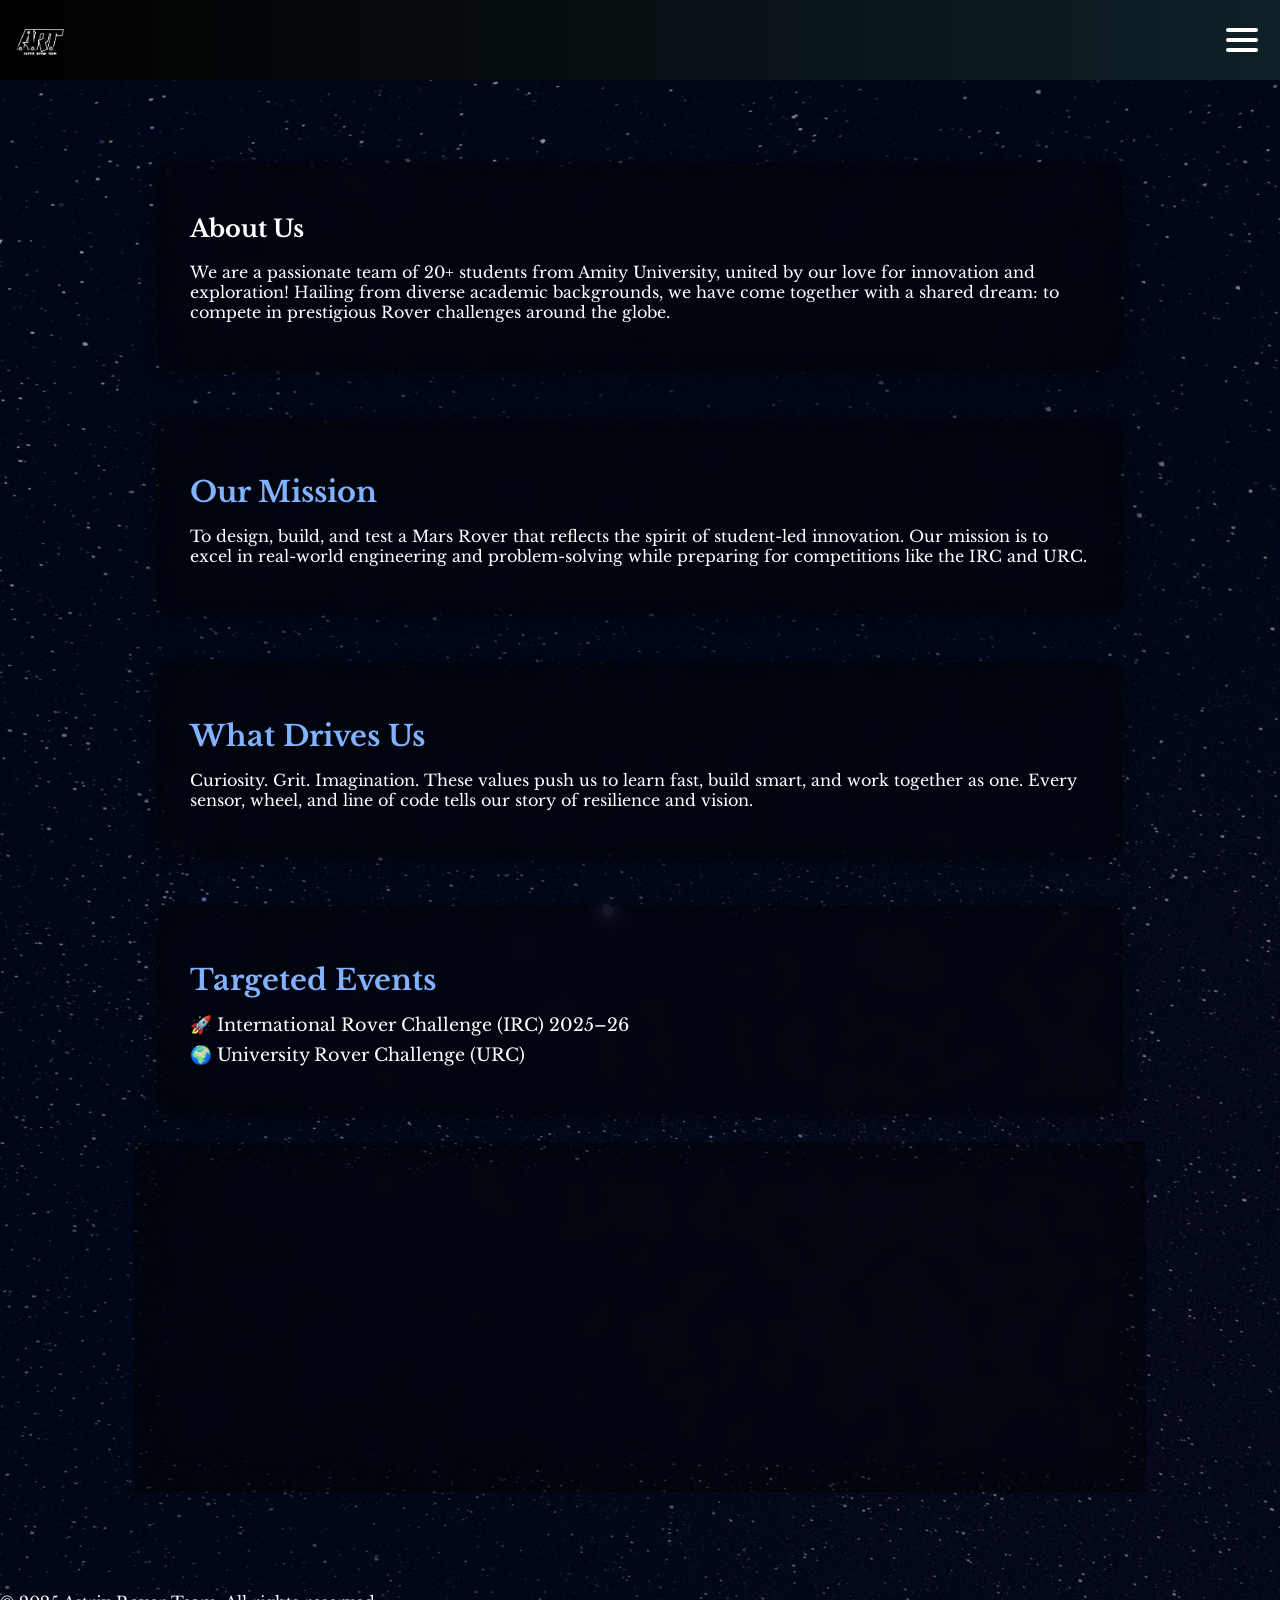
<file: pages/about_us.html>
<!DOCTYPE html>
<html lang="en">
  <head>
    <meta charset="UTF-8" />
    <meta name="viewport" content="width=device-width, initial-scale=1.0" />

    <title>About Us</title>

    <link rel="stylesheet" href="../styles/shared/header.css" />
    <link rel="stylesheet" href="../styles/about_us.css" />
  </head>
  <body class="body">
    <!-- header of the Page -->
    <header class="header">
      <!-- Left Navigation -->
      <a href="../index.html" class="left-nav">
        <img src="../assets/logo.jpg" class="logo" />
        <!-- <div class="logo-name">Astrix Rover</div> -->
      </a>

      <!-- Right Navigation -->
      <div class="right-nav" id="js-right-nav">
        <img
          src="../assets/icons/menu.png"
          class="menu-icon"
          id="js-menu-icon"
        />

        <!-- Toggle Element -->
        <div class="menu-list" id="js-menu-list">
          <div class="menu-item-div">
            <a href="../index.html" class="menu-item-text">Home</a>
          </div>
          <div class="menu-item-div">
            <a href="about_us.html" class="menu-item-text">About Us</a>
          </div>
          <div class="menu-item-div">
            <a href="the_rover.html" class="menu-item-text">Rover</a>
          </div>
          <div class="menu-item-div">
            <a href="team.html" class="menu-item-text">Team</a>
          </div>
          <div class="menu-item-div">
            <a href="timeline.html" class="menu-item-text">Timeline</a>
          </div>
          <div class="menu-item-div">
            <a href="support_us.html" class="menu-item-text">Support Us</a>
          </div>
        </div>
      </div>
    </header>

    <main class="about-main">
      <section class="about-hero animate">
        <div class="container">
          <h1>About Us</h1>
          <p>
            We are a passionate team of 20+ students from Amity University,
            united by our love for innovation and exploration! Hailing from
            diverse academic backgrounds, we have come together with a shared
            dream: to compete in prestigious Rover challenges around the globe.
          </p>
        </div>
      </section>

      <section class="about-section animate">
        <div class="container">
          <h2>Our Mission</h2>
          <p>
            To design, build, and test a Mars Rover that reflects the spirit of
            student-led innovation. Our mission is to excel in real-world
            engineering and problem-solving while preparing for competitions
            like the IRC and URC.
          </p>
        </div>
      </section>

      <section class="about-section animate">
        <div class="container">
          <h2>What Drives Us</h2>
          <p>
            Curiosity. Grit. Imagination. These values push us to learn fast,
            build smart, and work together as one. Every sensor, wheel, and line
            of code tells our story of resilience and vision.
          </p>
        </div>
      </section>

      <section class="about-events animate">
        <div class="container">
          <h2>Targeted Events</h2>
          <ul>
            <li>🚀 International Rover Challenge (IRC) 2025–26</li>
            <li>🌍 University Rover Challenge (URC)</li>
          </ul>
        </div>
      </section>

      <section class="about-images animate">
        <div class="container">
          <h2>Our Journey</h2>
          <div class="image-gallery">
            <div class="img-placeholder">[Team Photo]</div>
            <div class="img-placeholder">[Workshop]</div>
            <div class="img-placeholder">[Design Process]</div>
          </div>
        </div>
      </section>
    </main>

    <footer>
      <div class="container">
        <p>© 2025 Astrix Rover Team. All rights reserved.</p>
      </div>
    </footer>

    <script>
      // Basic scroll animation
      const animatedSections = document.querySelectorAll(".animate");
      const observer = new IntersectionObserver(
        (entries) => {
          entries.forEach((entry) => {
            if (entry.isIntersecting) {
              entry.target.classList.add("in-view");
            }
          });
        },
        { threshold: 0.1 }
      );

      animatedSections.forEach((section) => observer.observe(section));
    </script>

    <script type="module" src="../scripts/shared/heading.js"></script>
  </body>
</html>
</file>
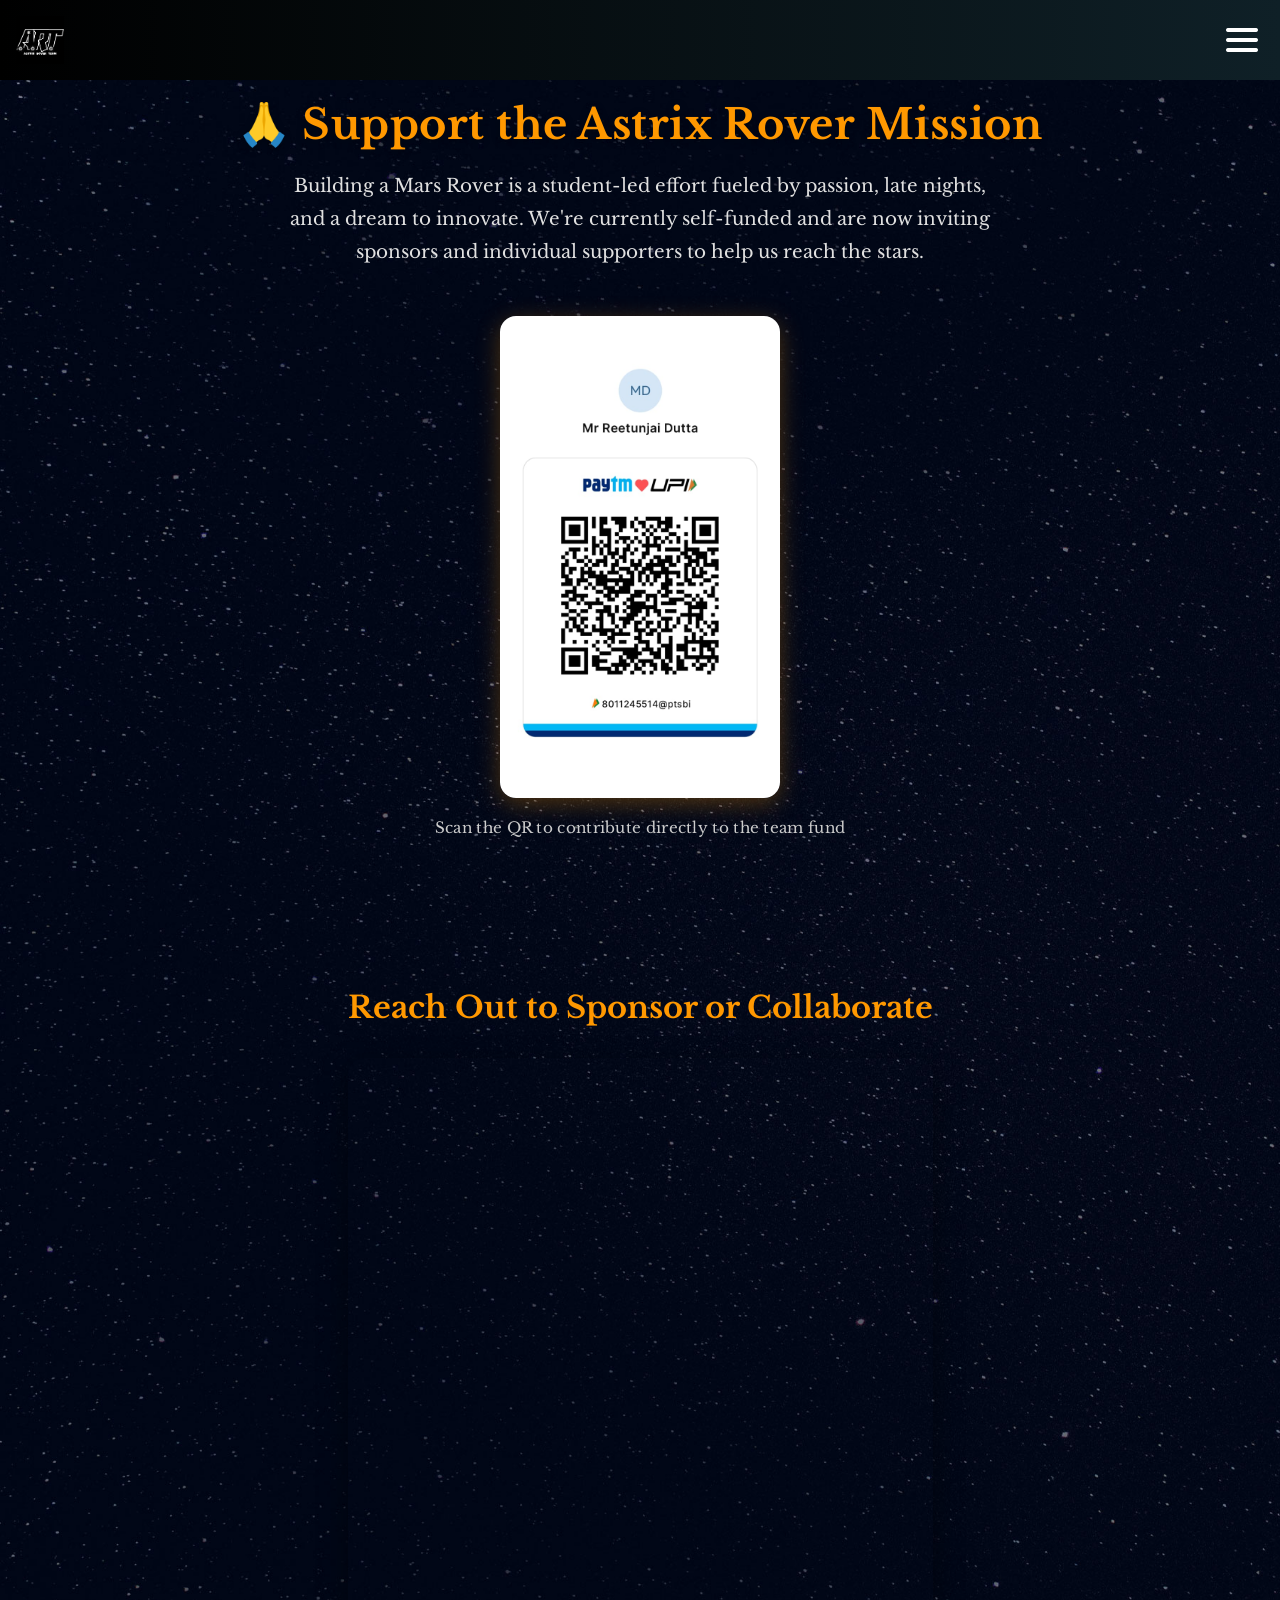
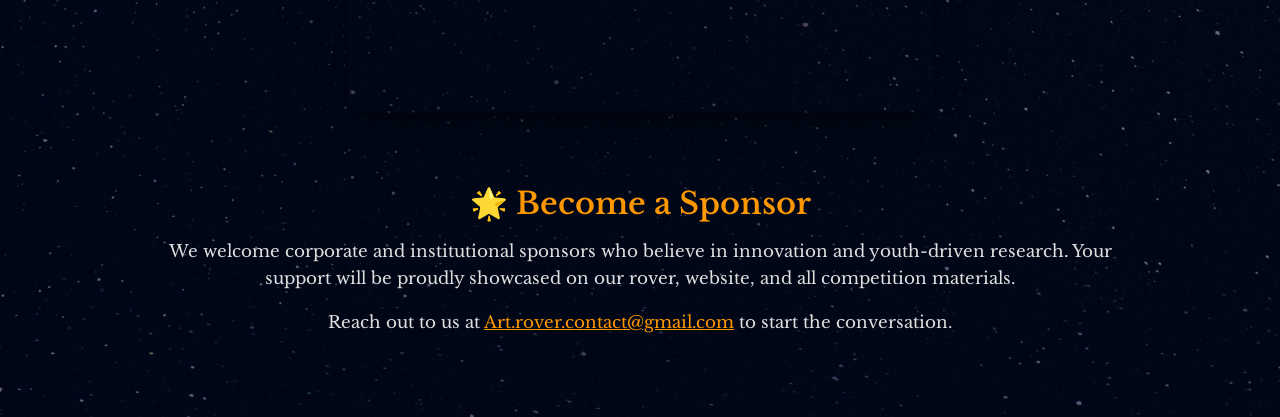
<file: pages/support_us.html>
<!DOCTYPE html>
<html lang="en">
  <head>
    <meta charset="UTF-8" />
    <meta name="viewport" content="width=device-width, initial-scale=1.0" />

    <title>Support Us</title>

    <link rel="stylesheet" href="../styles/shared/header.css" />
    <link rel="stylesheet" href="../styles/support_us.css" />
  </head>
  <body class="body">
    <!-- header of the Page -->
    <header class="header">
      <!-- Left Navigation -->
      <a href="../index.html" class="left-nav">
        <img src="../assets/logo.jpg" class="logo" />
        <!-- <div class="logo-name">Astrix Rover</div> -->
      </a>

      <!-- Right Navigation -->
      <div class="right-nav" id="js-right-nav">
        <img
          src="../assets/icons/menu.png"
          class="menu-icon"
          id="js-menu-icon"
        />

        <!-- Toggle Element -->
        <div class="menu-list" id="js-menu-list">
          <div class="menu-item-div">
            <a href="../index.html" class="menu-item-text">Home</a>
          </div>
          <div class="menu-item-div">
            <a href="about_us.html" class="menu-item-text">About Us</a>
          </div>
          <div class="menu-item-div">
            <a href="the_rover.html" class="menu-item-text">Rover</a>
          </div>
          <div class="menu-item-div">
            <a href="team.html" class="menu-item-text">Team</a>
          </div>
          <div class="menu-item-div">
            <a href="timeline.html" class="menu-item-text">Timeline</a>
          </div>
          <div class="menu-item-div">
            <a href="support_us.html" class="menu-item-text">Support Us</a>
          </div>
        </div>
      </div>
    </header>

    <section class="support-section">
      <h1>🙏 Support the Astrix Rover Mission</h1>
      <p class="support-text animate">
        Building a Mars Rover is a student-led effort fueled by passion, late
        nights, and a dream to innovate. We're currently self-funded and are now
        inviting sponsors and individual supporters to help us reach the stars.
      </p>

      <div class="support-content">
        <!-- QR Code Image -->
        <div class="qr-container animate">
          <img src="../assets/QR.jpg" alt="Support QR Code" class="qr-img" />
          <p class="qr-caption">
            Scan the QR to contribute directly to the team fund
          </p>
        </div>
        <!-- Contact Form Section (Google Form Embed) -->
<section class="google-form-section animate">
  <h2>Reach Out to Sponsor or Collaborate</h2>
  <div class="form-container">
    <iframe 
      src="https://docs.google.com/forms/d/e/1FAIpQLSePMC9zAEi8rLtdSDCmlEC9EaHOzlr9bc9pHuSibd1-ScNGvw/viewform?usp=dialog" 
      width="100%" height="650" frameborder="0" marginheight="0" marginwidth="0" 
      allowfullscreen loading="lazy"
    >Loading…</iframe>
  </div>
</section>


        <!-- Sponsor Invitation -->
        <div class="sponsor-info animate">
          <h2>🌟 Become a Sponsor</h2>
          <p>
            We welcome corporate and institutional sponsors who believe in
            innovation and youth-driven research. Your support will be proudly
            showcased on our rover, website, and all competition materials.
          </p>
          <p>
            Reach out to us at
            <a href="mailto:Art.rover.contact@gmail.com"
              >Art.rover.contact@gmail.com</a
            >
            to start the conversation.
          </p>
        </div>
      </div>
    </section>

    <script>
      window.addEventListener("DOMContentLoaded", () => {
        const observer = new IntersectionObserver(
          (entries) => {
            entries.forEach((entry) => {
              if (entry.isIntersecting) {
                entry.target.classList.add("in-view");
                observer.unobserve(entry.target);
              }
            });
          },
          { threshold: 0.1 }
        );

        document
          .querySelectorAll(".animate")
          .forEach((el) => observer.observe(el));
      });
    </script>

    <script type="module" src="../scripts/shared/heading.js"></script>
  </body>
</html>
</file>
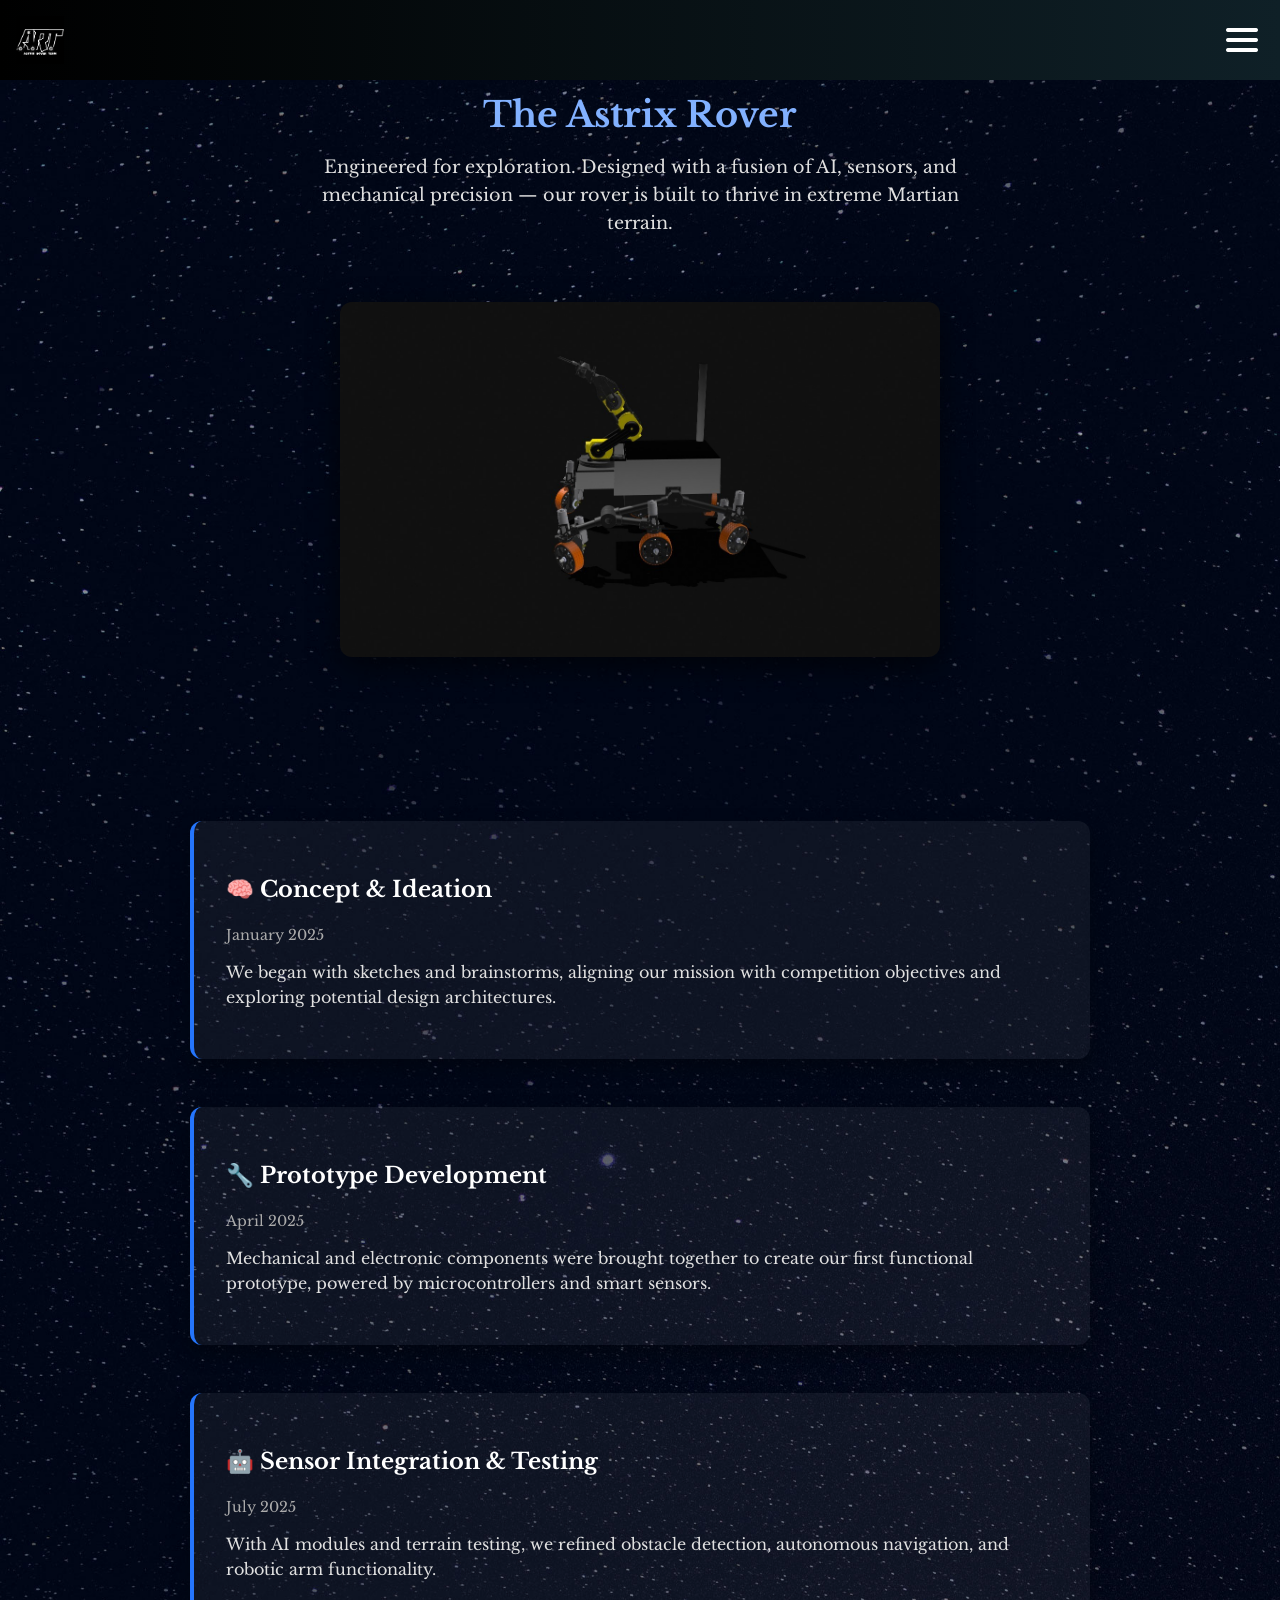
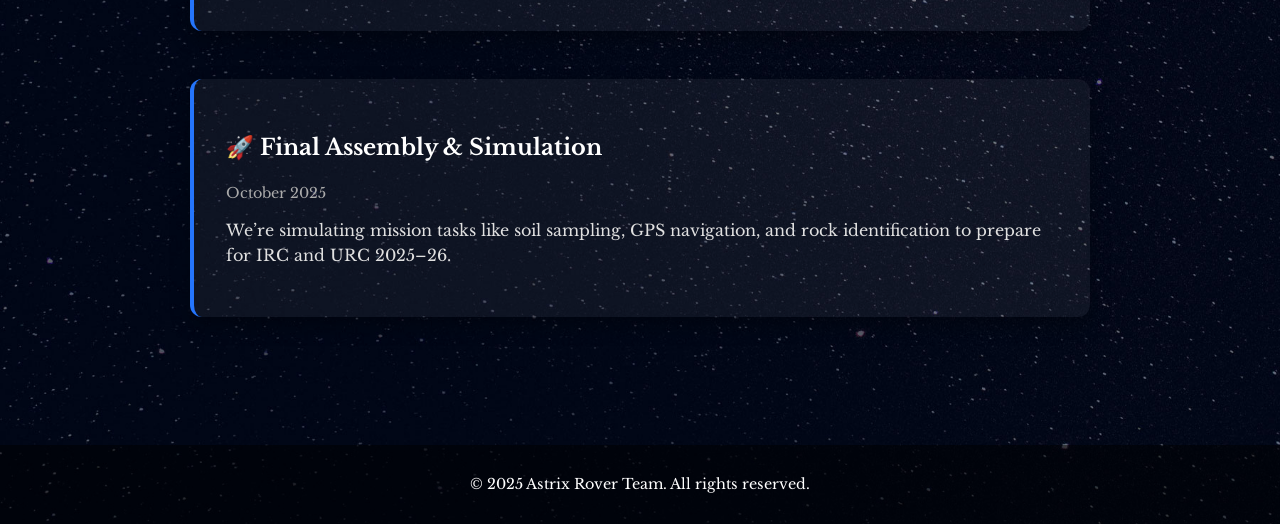
<file: pages/the_rover.html>
<!DOCTYPE html>
<html lang="en">
  <head>
    <meta charset="UTF-8" />
    <meta name="viewport" content="width=device-width, initial-scale=1.0" />

    <title>Rover</title>

    <link rel="stylesheet" href="../styles/shared/header.css" />
    <link rel="stylesheet" href="../styles/rover.css" />
  </head>
  <body class="body">
    <!-- header of the Page -->
    <header class="header">
      <!-- Left Navigation -->
      <a href="../index.html" class="left-nav">
        <img src="../assets/logo.jpg" class="logo" />
        <!-- <div class="logo-name">Astrix Rover</div> -->
      </a>

      <!-- Right Navigation -->
      <div class="right-nav" id="js-right-nav">
        <img
          src="../assets/icons/menu.png"
          class="menu-icon"
          id="js-menu-icon"
        />

        <!-- Toggle Element -->
        <div class="menu-list" id="js-menu-list">
          <div class="menu-item-div">
            <a href="../index.html" class="menu-item-text">Home</a>
          </div>
          <div class="menu-item-div">
            <a href="about_us.html" class="menu-item-text">About Us</a>
          </div>
          <div class="menu-item-div">
            <a href="the_rover.html" class="menu-item-text">Rover</a>
          </div>
          <div class="menu-item-div">
            <a href="team.html" class="menu-item-text">Team</a>
          </div>
          <div class="menu-item-div">
            <a href="timeline.html" class="menu-item-text">Timeline</a>
          </div>
          <div class="menu-item-div">
            <a href="support_us.html" class="menu-item-text">Support Us</a>
          </div>
        </div>
      </div>
    </header>

    <!-- Rover Section -->
    <section class="rover-section">
      <h1>The Astrix Rover</h1>
      <p>
        Engineered for exploration. Designed with a fusion of AI, sensors, and
        mechanical precision — our rover is built to thrive in extreme Martian
        terrain.
      </p>
      <img
        src="../assets/rover1.jpg"
        alt="Astrix Rover Image"
        class="rover-img"
      />
    </section>

    <!-- Rover Timeline -->
    <section class="rover-timeline">
      <div class="rover-timeline-item animate">
        <h3>🧠 Concept & Ideation</h3>
        <span class="timeline-date">January 2025</span>
        <p>
          We began with sketches and brainstorms, aligning our mission with
          competition objectives and exploring potential design architectures.
        </p>
      </div>

      <div class="rover-timeline-item animate">
        <h3>🔧 Prototype Development</h3>
        <span class="timeline-date">April 2025</span>
        <p>
          Mechanical and electronic components were brought together to create
          our first functional prototype, powered by microcontrollers and smart
          sensors.
        </p>
      </div>

      <div class="rover-timeline-item animate">
        <h3>🤖 Sensor Integration & Testing</h3>
        <span class="timeline-date">July 2025</span>
        <p>
          With AI modules and terrain testing, we refined obstacle detection,
          autonomous navigation, and robotic arm functionality.
        </p>
      </div>

      <div class="rover-timeline-item animate">
        <h3>🚀 Final Assembly & Simulation</h3>
        <span class="timeline-date">October 2025</span>
        <p>
          We’re simulating mission tasks like soil sampling, GPS navigation, and
          rock identification to prepare for IRC and URC 2025–26.
        </p>
      </div>
    </section>

    <!-- Footer -->
    <footer>
      <p>© 2025 Astrix Rover Team. All rights reserved.</p>
    </footer>

    <!-- Scroll Animation Script -->
    <script>
      window.addEventListener("DOMContentLoaded", () => {
        const observer = new IntersectionObserver(
          (entries) => {
            entries.forEach((entry) => {
              if (entry.isIntersecting) {
                entry.target.classList.add("in-view");
                observer.unobserve(entry.target);
              }
            });
          },
          { threshold: 0.1 }
        );

        document
          .querySelectorAll(".animate")
          .forEach((el) => observer.observe(el));
      });
    </script>

    <script type="module" src="../scripts/shared/heading.js"></script>
  </body>
</html>
</file>
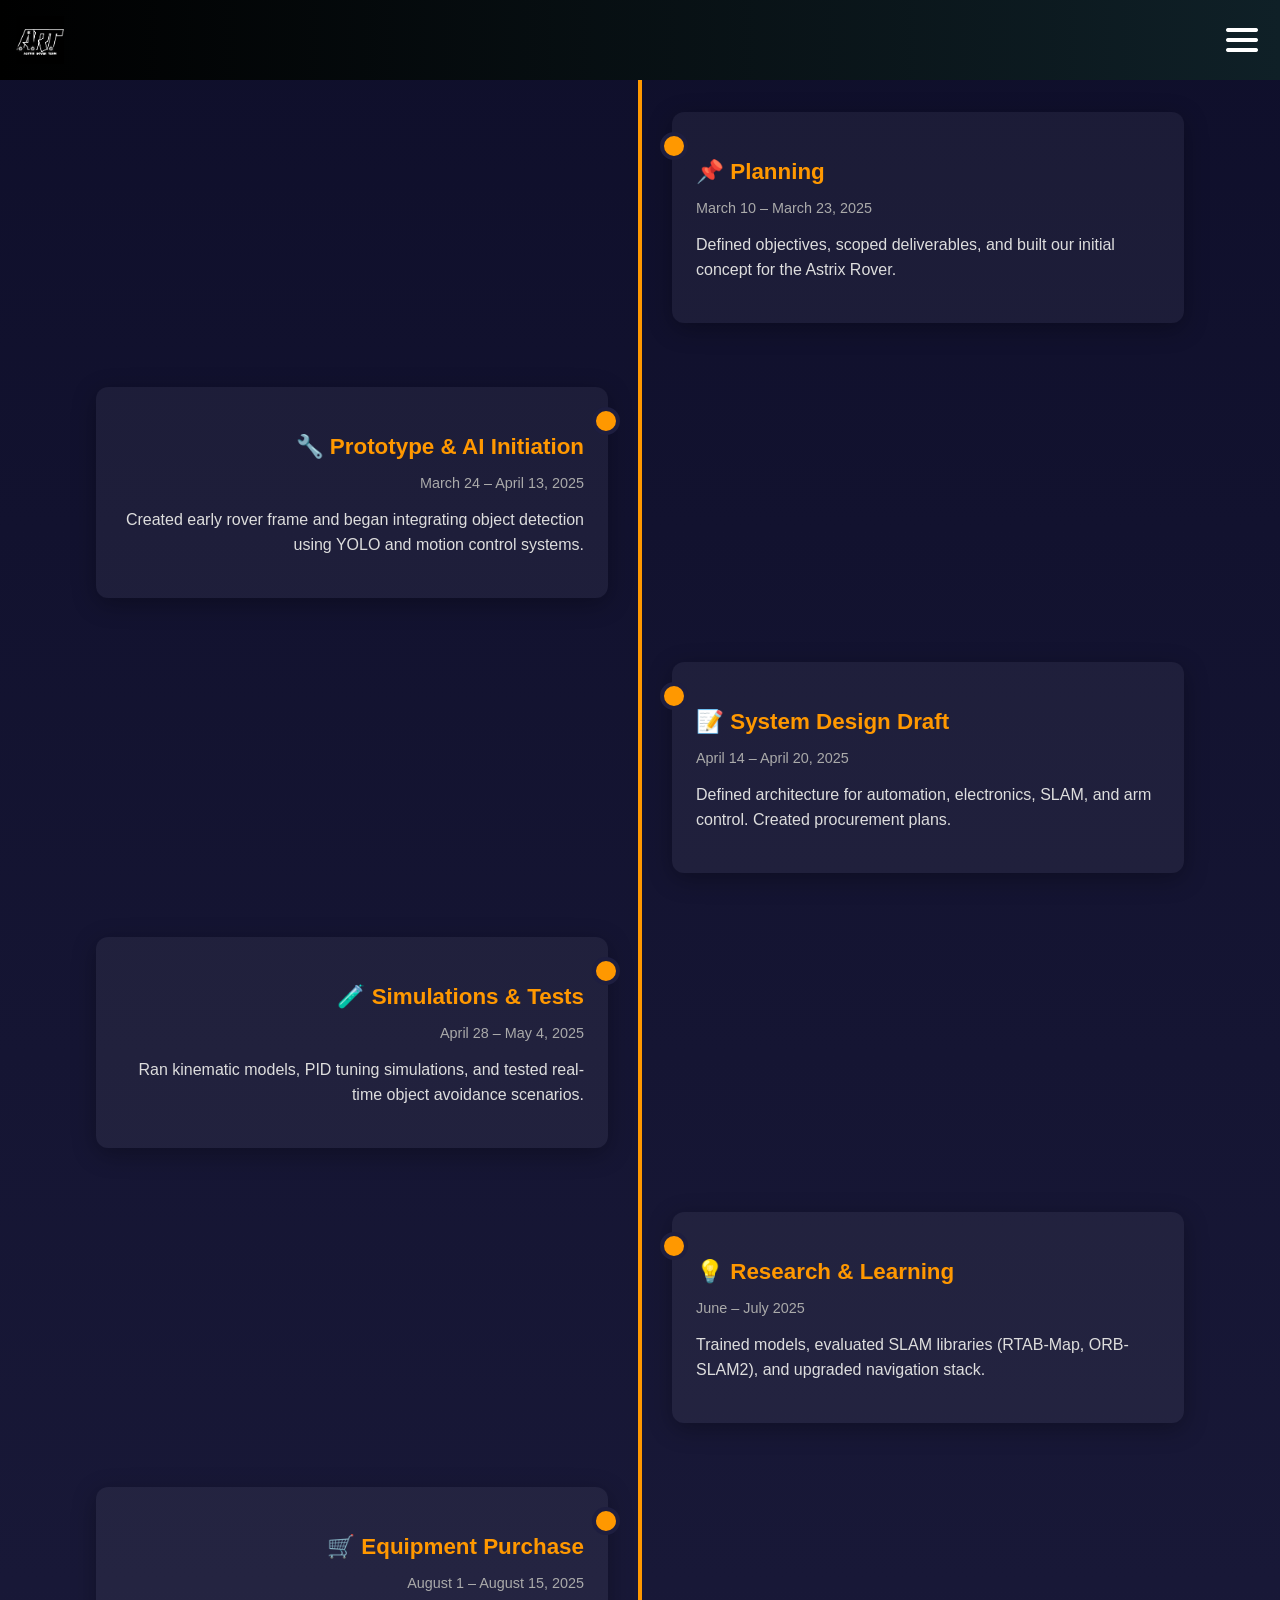
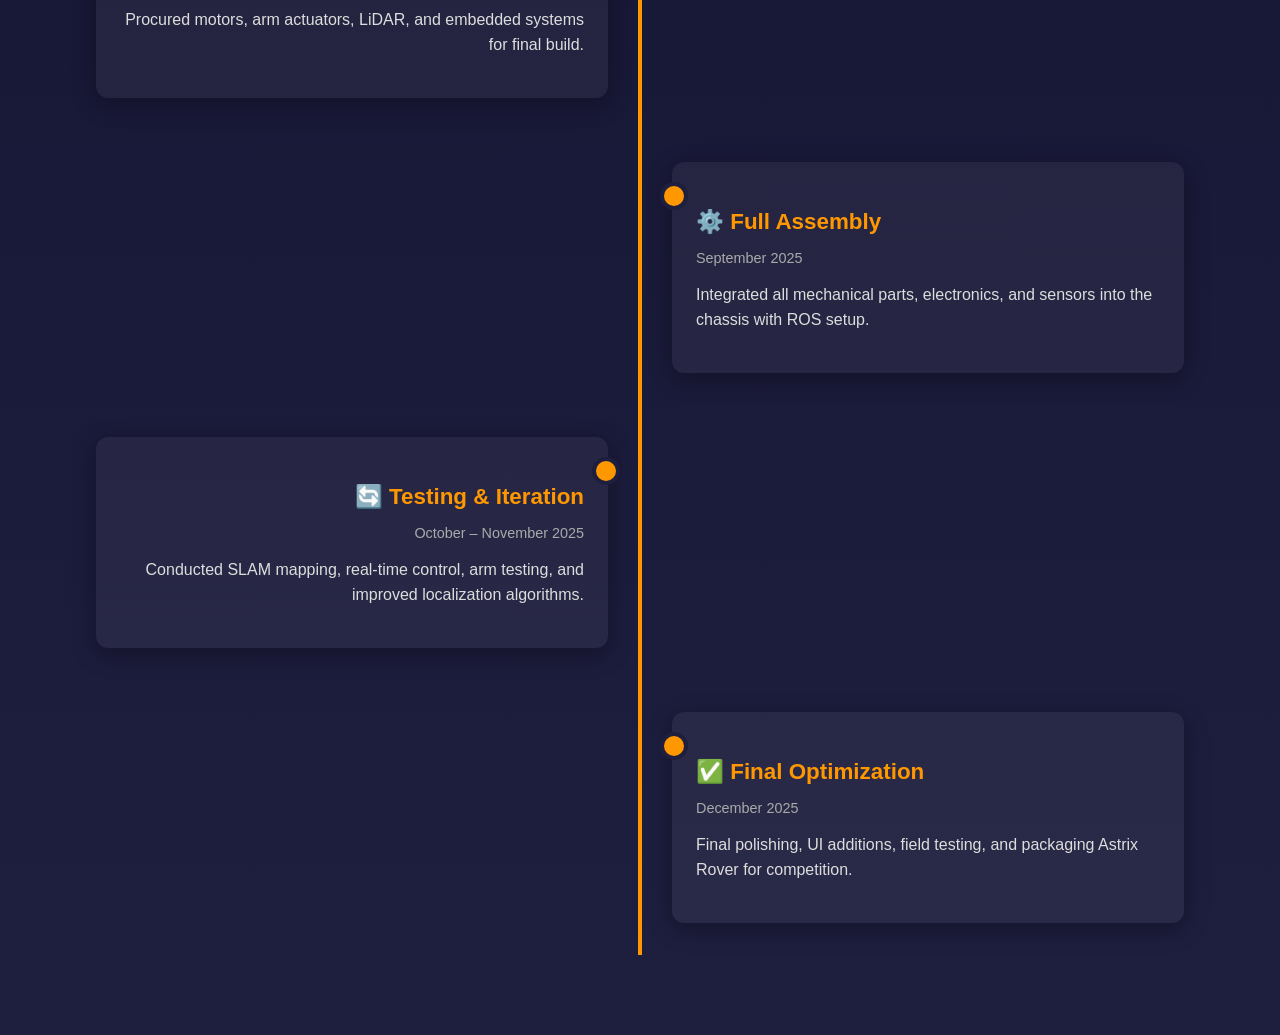
<file: pages/timeline.html>
<!DOCTYPE html>
<html lang="en">
  <head>
    <meta charset="UTF-8" />
    <meta name="viewport" content="width=device-width, initial-scale=1.0" />
    <title>Astrix Rover - Project Timeline</title>
    <link rel="stylesheet" href="../styles/shared/header.css" />
    <style>
      body {
        font-family: 'Poppins', sans-serif;
        background: linear-gradient(to bottom, #0f0f2b, #1e1e3f);
        color: #f0f0f0;
        margin: 0;
        padding: 0;
      }

      .timeline-container {
        width: 90%;
        max-width: 1200px;
        margin: 5rem auto;
        position: relative;
      }

      .timeline-line {
        position: absolute;
        left: 50%;
        top: 0;
        transform: translateX(-50%);
        width: 4px;
        height: 100%;
        background: #ff9800;
      }

      .timeline-item {
        position: relative;
        width: 50%;
        padding: 2rem;
        box-sizing: border-box;
      }

      .timeline-item:nth-child(odd) {
        left: 0;
        text-align: right;
      }

      .timeline-item:nth-child(even) {
        left: 50%;
      }

      .timeline-content {
        background: rgba(255, 255, 255, 0.05);
        padding: 1.5rem;
        border-radius: 12px;
        position: relative;
        box-shadow: 0 6px 24px rgba(0, 0, 0, 0.3);
      }

      .timeline-item:nth-child(odd) .timeline-content::after {
        content: '';
        position: absolute;
        top: 20px;
        right: -12px;
        width: 20px;
        height: 20px;
        background: #ff9800;
        border-radius: 50%;
        border: 4px solid #1e1e3f;
      }

      .timeline-item:nth-child(even) .timeline-content::after {
        content: '';
        position: absolute;
        top: 20px;
        left: -12px;
        width: 20px;
        height: 20px;
        background: #ff9800;
        border-radius: 50%;
        border: 4px solid #1e1e3f;
      }

      .timeline-title {
        font-size: 1.4rem;
        color: #ff9800;
        margin-bottom: 0.3rem;
      }

      .timeline-date {
        font-size: 0.9rem;
        color: #aaa;
        margin-bottom: 1rem;
      }

      .timeline-desc {
        font-size: 1rem;
        color: #ddd;
        line-height: 1.6;
      }

      @media (max-width: 768px) {
        .timeline-line {
          left: 20px;
        }

        .timeline-item,
        .timeline-item:nth-child(even),
        .timeline-item:nth-child(odd) {
          left: 0;
          width: 100%;
          text-align: left;
        }

        .timeline-item .timeline-content::after {
          left: -12px !important;
          right: auto !important;
        }
      }
    </style>
  </head>
  <body>
    <header class="header">
      <a href="../index.html" class="left-nav">
        <img src="../assets/logo.jpg" class="logo" alt="Astrix Logo" />
      </a>
      <div class="right-nav" id="js-right-nav">
        <img
          src="../assets/icons/menu.png"
          class="menu-icon"
          id="js-menu-icon"
          alt="Menu Icon"
        />
        <div class="menu-list" id="js-menu-list">
          <div class="menu-item-div">
            <a href="../index.html" class="menu-item-text">Home</a>
          </div>
          <div class="menu-item-div">
            <a href="about_us.html" class="menu-item-text">About Us</a>
          </div>
          <div class="menu-item-div">
            <a href="the_rover.html" class="menu-item-text">Rover</a>
          </div>
          <div class="menu-item-div">
            <a href="team.html" class="menu-item-text">Team</a>
          </div>
          <div class="menu-item-div">
            <a href="timeline.html" class="menu-item-text">Timeline</a>
          </div>
          <div class="menu-item-div">
            <a href="support_us.html" class="menu-item-text">Support Us</a>
          </div>
        </div>
      </div>
    </header>

    <section class="timeline-container">
      <div class="timeline-line"></div>

      <div class="timeline-item">
        <div class="timeline-content">
          <h3 class="timeline-title">📌 Planning</h3>
          <p class="timeline-date">March 10 – March 23, 2025</p>
          <p class="timeline-desc">
            Defined objectives, scoped deliverables, and built our initial concept for the Astrix Rover.
          </p>
        </div>
      </div>

      <div class="timeline-item">
        <div class="timeline-content">
          <h3 class="timeline-title">🔧 Prototype & AI Initiation</h3>
          <p class="timeline-date">March 24 – April 13, 2025</p>
          <p class="timeline-desc">
            Created early rover frame and began integrating object detection using YOLO and motion control systems.
          </p>
        </div>
      </div>

      <div class="timeline-item">
        <div class="timeline-content">
          <h3 class="timeline-title">📝 System Design Draft</h3>
          <p class="timeline-date">April 14 – April 20, 2025</p>
          <p class="timeline-desc">
            Defined architecture for automation, electronics, SLAM, and arm control. Created procurement plans.
          </p>
        </div>
      </div>

      <div class="timeline-item">
        <div class="timeline-content">
          <h3 class="timeline-title">🧪 Simulations & Tests</h3>
          <p class="timeline-date">April 28 – May 4, 2025</p>
          <p class="timeline-desc">
            Ran kinematic models, PID tuning simulations, and tested real-time object avoidance scenarios.
          </p>
        </div>
      </div>

      <div class="timeline-item">
        <div class="timeline-content">
          <h3 class="timeline-title">💡 Research & Learning</h3>
          <p class="timeline-date">June – July 2025</p>
          <p class="timeline-desc">
            Trained models, evaluated SLAM libraries (RTAB-Map, ORB-SLAM2), and upgraded navigation stack.
          </p>
        </div>
      </div>

      <div class="timeline-item">
        <div class="timeline-content">
          <h3 class="timeline-title">🛒 Equipment Purchase</h3>
          <p class="timeline-date">August 1 – August 15, 2025</p>
          <p class="timeline-desc">
            Procured motors, arm actuators, LiDAR, and embedded systems for final build.
          </p>
        </div>
      </div>

      <div class="timeline-item">
        <div class="timeline-content">
          <h3 class="timeline-title">⚙️ Full Assembly</h3>
          <p class="timeline-date">September 2025</p>
          <p class="timeline-desc">
            Integrated all mechanical parts, electronics, and sensors into the chassis with ROS setup.
          </p>
        </div>
      </div>

      <div class="timeline-item">
        <div class="timeline-content">
          <h3 class="timeline-title">🔄 Testing & Iteration</h3>
          <p class="timeline-date">October – November 2025</p>
          <p class="timeline-desc">
            Conducted SLAM mapping, real-time control, arm testing, and improved localization algorithms.
          </p>
        </div>
      </div>

      <div class="timeline-item">
        <div class="timeline-content">
          <h3 class="timeline-title">✅ Final Optimization</h3>
          <p class="timeline-date">December 2025</p>
          <p class="timeline-desc">
            Final polishing, UI additions, field testing, and packaging Astrix Rover for competition.
          </p>
        </div>
      </div>
    </section>

    <script type="module" src="../scripts/shared/heading.js"></script>
  </body>
</html>
</file>
<file: styles/shared/header.css>
@import url("https://fonts.googleapis.com/css2?family=Libre+Baskerville:ital,wght@0,400;0,700;1,400&family=Odibee+Sans&display=swap");

html,
body {
  scroll-behavior: smooth;
}

.body {
  padding: 0;
  margin: 0;

  font-family: "Libre Baskerville", sans-serif;

  cursor: default;
}

main {
  margin-top: 3.1rem;
}

button {
  border: none;
  cursor: pointer;
}

a {
  text-decoration: none;
}

.header {
  display: flex;
  flex-direction: row;
  justify-content: space-between;
  align-items: center;

  background: linear-gradient(to right, #000000, #0f2027);
  color: white;
  padding: 1rem;
  height: 3rem;

  position: fixed;
  top: 0;
  left: 0;
  right: 0;
  z-index: 1000;
}

/* Left Navigation Bar */
.left-nav {
  display: flex;
  flex-direction: row;
  justify-content: center;
  align-items: center;

  height: 100%;
  cursor: pointer;
}

.logo {
  height: 100%;
  color: white;

  object-fit: fill;
  object-position: center;

  zoom: 1;
}

.logo-name {
  font-size: 1.3rem;
  font-weight: 700;

  margin-left: 5px;
}

/* Rigth Navigation Bar */
/* Right Navigation Container */
.right-nav {
  display: flex;
  justify-content: center;
  align-items: center;
  position: relative;
  padding: 0.4rem;
  cursor: pointer;
}

/* Menu Icon Styling */
.menu-icon {
  width: 2rem;
  height: 2rem;
  object-fit: contain;
  transition: transform 0.3s ease;
}

/* Menu Dropdown Panel */
.menu-list {
  display: none; /* toggled via JS */
  flex-direction: column;
  background-color: rgba(38, 50, 56, 0.9);
  backdrop-filter: blur(12px);
  padding: 0.5rem 0;
  border-radius: 1rem;
  position: absolute;
  top: 130%;
  right: 0;
  z-index: 10;
  min-width: 160px;
  box-shadow: 0 8px 20px rgba(0, 0, 0, 0.5);
  animation: fadeIn 0.3s ease forwards;
  overflow: hidden;
}

/* Fade in animation */
@keyframes fadeIn {
  from {
    opacity: 0;
    transform: translateY(-10px);
  }
  to {
    opacity: 1;
    transform: translateY(0);
  }
}

/* Each Menu Item Container */
.menu-item-div {
  display: flex;
  align-items: center;
  padding: 0.6rem 1rem;
  border-bottom: 1px solid rgba(255, 255, 255, 0.15);
  transition: background 0.2s ease;
}

/* Remove bottom border from last item */
.menu-item-div:last-child {
  border-bottom: none;
}

/* Hover Style */
.menu-item-div:hover {
  background-color: rgba(130, 177, 255, 0.08);
}

/* Text Style Inside Menu Item */
.menu-item-text {
  color: rgba(255, 255, 255, 0.95);
  font-weight: 600;
  font-size: 1rem;
  text-decoration: none;
  width: 100%;
  transition: color 0.2s ease;
}

/* Highlight link on hover */
.menu-item-div:hover .menu-item-text {
  color: #82b1ff;
}
</file>
<file: styles/about_us.css>
.body {
  background: url("../assets/space_bg.jpg");
  background-position: center center;
  background-size: cover;

  color: white;
}

/* Main layout */
.about-main {
  padding: 4rem 1rem;
}

.about-hero,
.about-section,
.about-events,
.about-images {
  max-width: 900px;
  margin: 3rem auto;
  background-color: rgba(0, 0, 0, 0.4);
  border-radius: 12px;
  padding: 2rem;
  backdrop-filter: blur(10px);
  box-shadow: 0 4px 16px rgba(0, 0, 0, 0.3);
  transition: transform 0.6s ease, opacity 0.6s ease;
  opacity: 0;
  transform: translateY(30px);
}

/* Reveal animation */
.in-view {
  opacity: 1;
  transform: translateY(0);
}

/* Section Headings */
.about-section h2,
.about-events h2,
.about-images h2 {
  font-size: 1.8rem;
  margin-bottom: 1rem;
  color: #82b1ff;
}

/* Events List */
.about-events ul {
  list-style: none;
  padding: 0;
}

.about-events li {
  font-size: 1.1rem;
  margin-bottom: 0.5rem;
}

/* Image Gallery */
.image-gallery {
  display: flex;
  flex-wrap: wrap;
  gap: 1rem;
  justify-content: center;
}

.img-placeholder {
  width: 250px;
  height: 160px;
  background-color: rgba(255, 255, 255, 0.05);
  border: 1px dashed #aaa;
  display: flex;
  align-items: center;
  justify-content: center;
  font-style: italic;
  color: #ccc;
  border-radius: 8px;
}
</file>
<file: styles/support_us.css>
@import url('https://fonts.googleapis.com/css2?family=Poppins:wght@300;400;600;700&display=swap');

/* Base Reset */
body, html {
  margin: 0;
  padding: 0;
  font-family: 'Poppins', sans-serif;
  scroll-behavior: smooth;
  color: #f0f0f0;
  background: linear-gradient(to bottom, #0f0f2b, #1e1e3f);
  background-attachment: fixed;
}

.body {
  background: url("../assets/space_bg.jpg") center center / cover no-repeat;
  background-attachment: fixed;
  color: #f0f0f0;
}

/* Section Layout */
.support-section {
  padding: 4rem 1rem;
  max-width: 1000px;
  margin: auto;
  text-align: center;
  animation: fadeIn 1.5s ease-in-out;
}

/* Headings */
.support-section h1 {
  font-size: 2.6rem;
  font-weight: 700;
  color: #ff9800;
  margin-bottom: 1.2rem;
  letter-spacing: 0.5px;
  text-shadow: 0 2px 8px rgba(0, 0, 0, 0.3);
}

.support-text {
  max-width: 720px;
  margin: 0 auto 3rem;
  font-size: 1.15rem;
  line-height: 1.8;
  color: #e0e0e0;
}

/* Layout */
.support-content {
  display: flex;
  flex-direction: column;
  gap: 3rem;
  align-items: center;
}

/* QR Code Section */
.qr-container {
  text-align: center;
  animation: slideUp 1s ease forwards;
}

.qr-img {
  width: 280px;
  height: auto;
  border-radius: 16px;
  box-shadow: 0 6px 24px rgba(255, 152, 0, 0.3);
  transition: transform 0.4s ease;
}

.qr-img:hover {
  transform: scale(1.05);
}

.qr-caption {
  margin-top: 1rem;
  color: #ccc;
  font-size: 0.95rem;
  letter-spacing: 0.3px;
}

/* Sponsor Info */
.sponsor-info {
  animation: slideUp 1s ease 0.3s forwards;
}

.sponsor-info h2 {
  font-size: 1.9rem;
  font-weight: 600;
  color: #ff9800;
  margin-bottom: 1rem;
}

.sponsor-info p {
  font-size: 1.05rem;
  color: #e0e0e0;
  margin-bottom: 1rem;
  line-height: 1.6;
}

.sponsor-info a {
  color: #ff9800;
  text-decoration: underline;
  transition: color 0.3s ease;
}

.sponsor-info a:hover {
  color: #ffa726;
}

/* Google Form */
.google-form-section {
  margin-top: 4rem;
  text-align: center;
  animation: fadeIn 1.5s ease-in-out;
}

.google-form-section h2 {
  font-size: 1.9rem;
  color: #ff9800;
  margin-bottom: 2rem;
}

.form-container {
  max-width: 800px;
  margin: 0 auto;
  border-radius: 16px;
  overflow: hidden;
  box-shadow: 0 10px 30px rgba(0, 0, 0, 0.4);
  animation: slideUp 1s ease 0.5s forwards;
}

/* CTA Button (optional) */
.support-button {
  margin-top: 2rem;
  background: linear-gradient(135deg, #ff5722, #ff9800);
  padding: 0.75rem 1.5rem;
  border-radius: 12px;
  font-weight: 600;
  color: white;
  font-size: 1rem;
  border: none;
  cursor: pointer;
  transition: all 0.3s ease;
  text-decoration: none;
}

.support-button:hover {
  background: linear-gradient(135deg, #e64a19, #ff6f00);
  transform: translateY(-2px);
}

/* Animations */
@keyframes slideUp {
  0% {
    opacity: 0;
    transform: translateY(30px);
  }
  100% {
    opacity: 1;
    transform: translateY(0);
  }
}

@keyframes fadeIn {
  0% {
    opacity: 0;
  }
  100% {
    opacity: 1;
  }
}

.animate {
  opacity: 0;
  transform: translateY(30px);
  transition: opacity 0.6s ease, transform 0.6s ease;
  visibility: hidden;
}

.in-view {
  opacity: 1;
  transform: translateY(0);
  visibility: visible;
}
</file>
<file: styles/rover.css>
.body {
  background: url("../assets/space_bg.jpg");
  background-position: center center;
  background-size: cover;

  color: white;
}

/* Rover Page Layout */
.rover-section {
  padding: 4rem 1rem;
  text-align: center;
}

.rover-section h1 {
  font-size: 2.2rem;
  margin-bottom: 1rem;
  color: #82b1ff;
}

.rover-section p {
  max-width: 700px;
  margin: 0 auto 2rem;
  font-size: 1.1rem;
  line-height: 1.6;
  color: #e0e0e0;
}

.rover-img {
  width: 100%;
  max-width: 600px;
  height: auto;
  border-radius: 12px;
  margin: 2rem auto;
  box-shadow: 0 10px 30px rgba(0, 0, 0, 0.6);
  animation: floatRover 6s ease-in-out infinite;
}

@keyframes floatRover {
  0%,
  100% {
    transform: translateY(0px);
  }
  50% {
    transform: translateY(-10px);
  }
}

/* Timeline Section */
.rover-timeline {
  display: flex;
  flex-direction: column;
  gap: 3rem;
  padding: 4rem 1rem;
  max-width: 900px;
  margin: auto;
}

.rover-timeline-item {
  background-color: rgba(255, 255, 255, 0.05);
  border-left: 4px solid #2575fc;
  padding: 2rem;
  border-radius: 12px;
  box-shadow: 0 8px 20px rgba(0, 0, 0, 0.3);
  opacity: 0;
  transform: translateY(30px);
  transition: opacity 0.6s ease, transform 0.6s ease;
  visibility: hidden;
}

.rover-timeline-item.in-view {
  opacity: 1;
  transform: translateY(0);
  visibility: visible;
}

.rover-timeline-item h3 {
  font-size: 1.4rem;
  color: #ffffff;
}

.rover-timeline-item .timeline-date {
  font-size: 0.9rem;
  color: #aaa;
  display: block;
  margin-bottom: 1rem;
}

.rover-timeline-item p {
  font-size: 1rem;
  color: #e0e0e0;
  line-height: 1.6;
}

.timeline-img {
  width: 100%;
  max-height: 240px;
  object-fit: cover;
  border-radius: 10px;
  margin-top: 1rem;
  box-shadow: 0 4px 12px rgba(0, 0, 0, 0.4);
}

footer {
  text-align: center;
  padding: 1rem;
  background-color: rgba(0, 0, 0, 0.5);
  font-size: 0.9rem;
  margin-top: 4rem;
}
</file>
